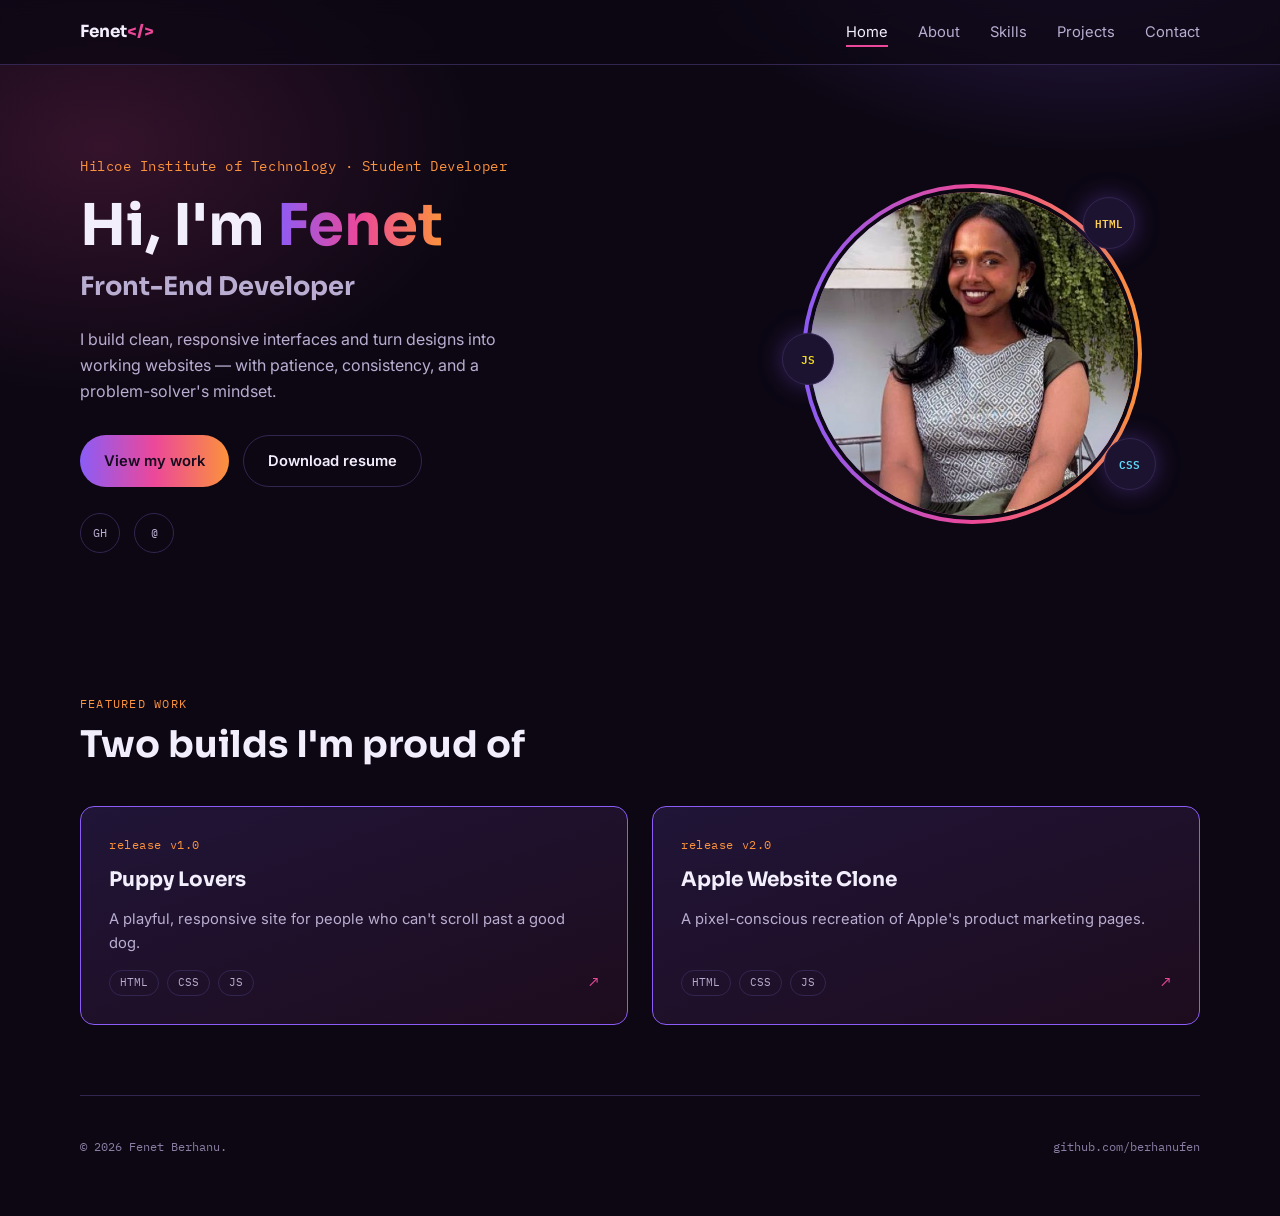
<file: index.html>
<!DOCTYPE html>
<html lang="en">
<head>
<meta charset="UTF-8" />
<meta name="viewport" content="width=device-width, initial-scale=1.0" />
<title>Fenet Berhanu — Front-End Developer</title>
<meta name="description" content="Portfolio of Fenet Berhanu, a front-end developer and student at Hilcoe Institute of Technology." />
<link rel="preconnect" href="https://fonts.googleapis.com">
<link rel="preconnect" href="https://fonts.gstatic.com" crossorigin>
<link href="https://fonts.googleapis.com/css2?family=IBM+Plex+Mono:wght@400;500&family=Inter:wght@400;500;600&family=Sora:wght@600;700&display=swap" rel="stylesheet">
<link rel="stylesheet" href="css/style.css" />
</head>
<body>

<header class="site-header">
  <nav class="nav wrap">
    <a class="nav__brand" href="index.html">Fenet<span>&lt;/&gt;</span></a>
    <button class="nav__toggle" aria-expanded="false" aria-label="Toggle menu">menu</button>
    <ul class="nav__links">
      <li><a href="index.html" aria-current="page">Home</a></li>
      <li><a href="about.html">About</a></li>
      <li><a href="skills.html">Skills</a></li>
      <li><a href="projects.html">Projects</a></li>
      <li><a href="contact.html">Contact</a></li>
    </ul>
  </nav>
</header>

<main>
  <section class="hero wrap">
    <div>
      <p class="hero__eyebrow">Hilcoe Institute of Technology · Student Developer</p>
      <h1>Hi, I'm <span class="grad-text">Fenet</span></h1>
      <p class="hero__role">Front-End Developer</p>
      <p class="hero__desc">I build clean, responsive interfaces and turn designs into working websites — with patience, consistency, and a problem-solver's mindset.</p>
      <div class="hero__actions">
        <a class="btn btn--primary" href="projects.html">View my work</a>
        <a class="btn" href="assets/Fenet_Berhanu_Resume.pdf" target="_blank" rel="noopener">Download resume</a>
      </div>
      <div class="hero__social">
        <a href="https://github.com/berhanufen" target="_blank" rel="noopener" aria-label="GitHub">GH</a>
        <a href="contact.html" aria-label="Contact">@</a>
      </div>
    </div>

    <div class="hero__portrait">
      <div class="hero__portrait-ring">
        <img src="assets/fenet.jpg" alt="Portrait of Fenet Berhanu" />
      </div>
      <div class="hero__badge hero__badge--1">HTML</div>
      <div class="hero__badge hero__badge--2">CSS</div>
      <div class="hero__badge hero__badge--3">JS</div>
    </div>
  </section>

  <section class="section wrap">
    <div class="section__head">
      <p class="section__label">Featured work</p>
      <h2>Two builds I'm proud of</h2>
    </div>
    <div class="project-grid">
      <a class="project-card project-card--featured" data-link="puppyLovers" href="#" target="_blank" rel="noopener">
        <span class="project-card__tag">release v1.0</span>
        <h3>Puppy Lovers</h3>
        <p>A playful, responsive site for people who can't scroll past a good dog.</p>
        <div class="project-card__meta">
          <div class="project-card__stack"><span class="chip">HTML</span><span class="chip">CSS</span><span class="chip">JS</span></div>
          <span class="project-card__arrow">↗</span>
        </div>
      </a>
      <a class="project-card project-card--featured" data-link="appleClone" href="#" target="_blank" rel="noopener">
        <span class="project-card__tag">release v2.0</span>
        <h3>Apple Website Clone</h3>
        <p>A pixel-conscious recreation of Apple's product marketing pages.</p>
        <div class="project-card__meta">
          <div class="project-card__stack"><span class="chip">HTML</span><span class="chip">CSS</span><span class="chip">JS</span></div>
          <span class="project-card__arrow">↗</span>
        </div>
      </a>
    </div>
  </section>
</main>

<footer class="site-footer wrap">
  <span>© 2026 Fenet Berhanu.</span>
  <a href="https://github.com/berhanufen" target="_blank" rel="noopener">github.com/berhanufen</a>
</footer>

<script src="js/script.js"></script>
</body>
</html>
</file>
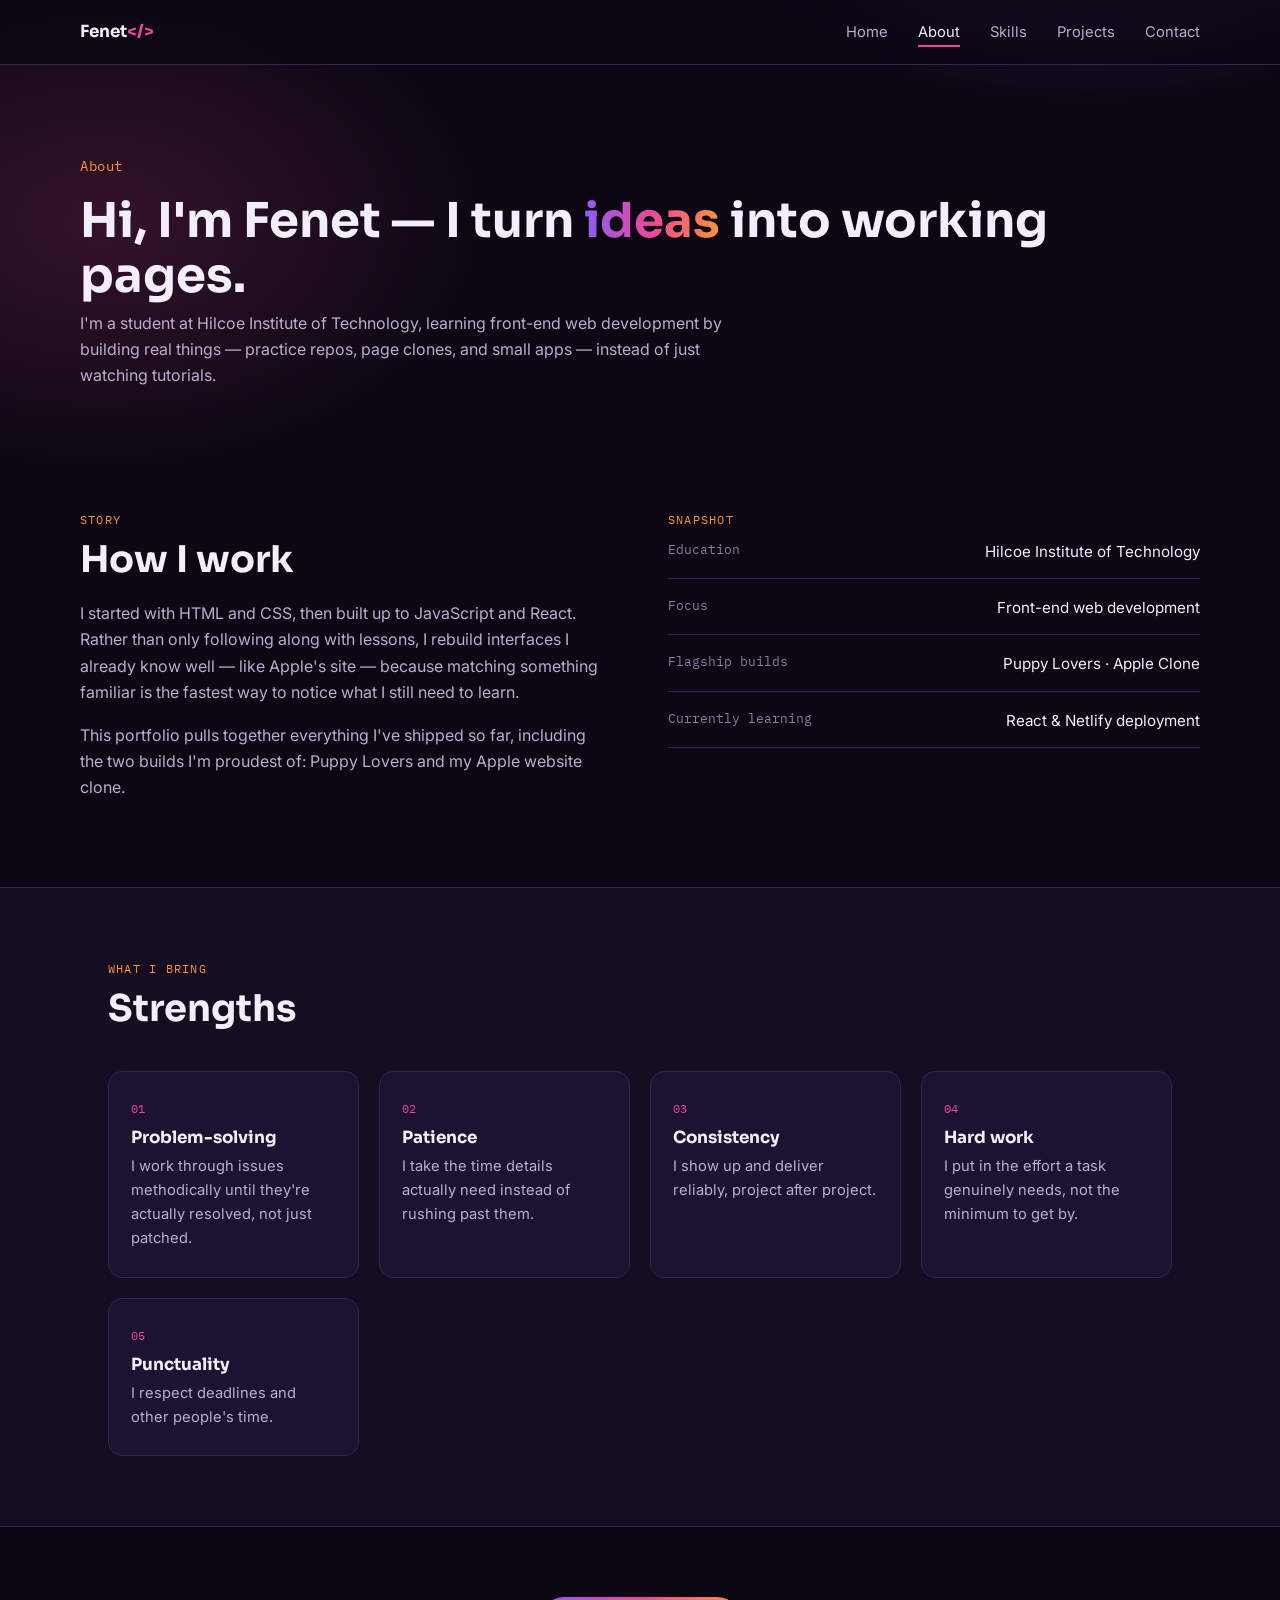
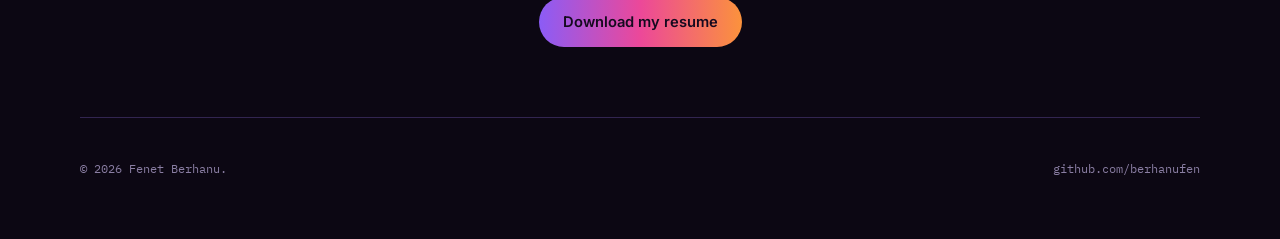
<file: about.html>
<!DOCTYPE html>
<html lang="en">
<head>
<meta charset="UTF-8" />
<meta name="viewport" content="width=device-width, initial-scale=1.0" />
<title>About — Fenet Berhanu</title>
<meta name="description" content="About Fenet Berhanu, a front-end developer and student at Hilcoe Institute of Technology." />
<link rel="preconnect" href="https://fonts.googleapis.com">
<link rel="preconnect" href="https://fonts.gstatic.com" crossorigin>
<link href="https://fonts.googleapis.com/css2?family=IBM+Plex+Mono:wght@400;500&family=Inter:wght@400;500;600&family=Sora:wght@600;700&display=swap" rel="stylesheet">
<link rel="stylesheet" href="css/style.css" />
</head>
<body>

<header class="site-header">
  <nav class="nav wrap">
    <a class="nav__brand" href="index.html">Fenet<span>&lt;/&gt;</span></a>
    <button class="nav__toggle" aria-expanded="false" aria-label="Toggle menu">menu</button>
    <ul class="nav__links">
      <li><a href="index.html">Home</a></li>
      <li><a href="about.html" aria-current="page">About</a></li>
      <li><a href="skills.html">Skills</a></li>
      <li><a href="projects.html">Projects</a></li>
      <li><a href="contact.html">Contact</a></li>
    </ul>
  </nav>
</header>

<main>
  <section class="hero wrap" style="grid-template-columns:1fr; padding-bottom:20px;">
    <div>
      <p class="hero__eyebrow">About</p>
      <h1 style="font-size:clamp(2rem,5vw,3rem);">Hi, I'm Fenet — I turn <span class="grad-text">ideas</span> into working pages.</h1>
      <p class="hero__desc" style="max-width:65ch;">I'm a student at Hilcoe Institute of Technology, learning front-end web development by building real things — practice repos, page clones, and small apps — instead of just watching tutorials.</p>
    </div>
  </section>

  <section class="section wrap">
    <div class="about-grid">
      <div>
        <p class="section__label">Story</p>
        <h2>How I work</h2>
        <p>I started with HTML and CSS, then built up to JavaScript and React. Rather than only following along with lessons, I rebuild interfaces I already know well — like Apple's site — because matching something familiar is the fastest way to notice what I still need to learn.</p>
        <p>This portfolio pulls together everything I've shipped so far, including the two builds I'm proudest of: Puppy Lovers and my Apple website clone.</p>
      </div>
      <div>
        <p class="section__label">Snapshot</p>
        <ul class="fact-list">
          <li><span class="k">Education</span><span class="v">Hilcoe Institute of Technology</span></li>
          <li><span class="k">Focus</span><span class="v">Front-end web development</span></li>
          <li><span class="k">Flagship builds</span><span class="v">Puppy Lovers · Apple Clone</span></li>
          <li><span class="k">Currently learning</span><span class="v">React &amp; Netlify deployment</span></li>
        </ul>
      </div>
    </div>
  </section>

  <section class="section section--alt">
    <div class="wrap">
      <div class="section__head">
        <p class="section__label">What I bring</p>
        <h2>Strengths</h2>
      </div>
      <div class="strengths-grid">
        <div class="strength-card">
          <span class="strength-card__num">01</span>
          <h3>Problem-solving</h3>
          <p>I work through issues methodically until they're actually resolved, not just patched.</p>
        </div>
        <div class="strength-card">
          <span class="strength-card__num">02</span>
          <h3>Patience</h3>
          <p>I take the time details actually need instead of rushing past them.</p>
        </div>
        <div class="strength-card">
          <span class="strength-card__num">03</span>
          <h3>Consistency</h3>
          <p>I show up and deliver reliably, project after project.</p>
        </div>
        <div class="strength-card">
          <span class="strength-card__num">04</span>
          <h3>Hard work</h3>
          <p>I put in the effort a task genuinely needs, not the minimum to get by.</p>
        </div>
        <div class="strength-card">
          <span class="strength-card__num">05</span>
          <h3>Punctuality</h3>
          <p>I respect deadlines and other people's time.</p>
        </div>
      </div>
    </div>
  </section>

  <section class="section wrap" style="text-align:center;">
    <a class="btn btn--primary" href="assets/Fenet_Berhanu_Resume.pdf" target="_blank" rel="noopener">Download my resume</a>
  </section>
</main>

<footer class="site-footer wrap">
  <span>© 2026 Fenet Berhanu.</span>
  <a href="https://github.com/berhanufen" target="_blank" rel="noopener">github.com/berhanufen</a>
</footer>

<script src="js/script.js"></script>
</body>
</html>
</file>
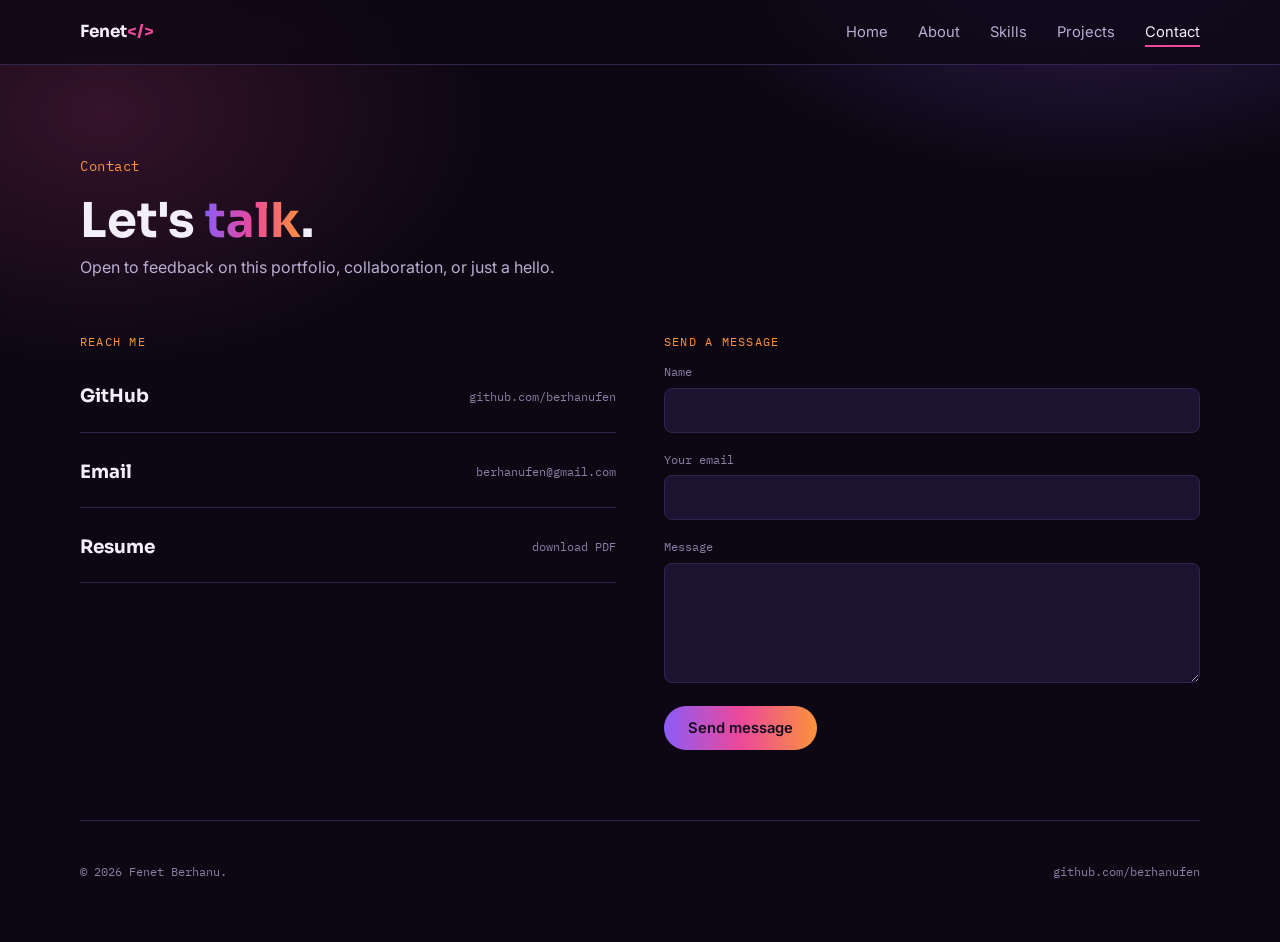
<file: contact.html>
<!DOCTYPE html>
<html lang="en">
<head>
<meta charset="UTF-8" />
<meta name="viewport" content="width=device-width, initial-scale=1.0" />
<title>Contact — Fenet Berhanu</title>
<meta name="description" content="Get in touch with Fenet Berhanu." />
<link rel="preconnect" href="https://fonts.googleapis.com">
<link rel="preconnect" href="https://fonts.gstatic.com" crossorigin>
<link href="https://fonts.googleapis.com/css2?family=IBM+Plex+Mono:wght@400;500&family=Inter:wght@400;500;600&family=Sora:wght@600;700&display=swap" rel="stylesheet">
<link rel="stylesheet" href="css/style.css" />
</head>
<body>

<header class="site-header">
  <nav class="nav wrap">
    <a class="nav__brand" href="index.html">Fenet<span>&lt;/&gt;</span></a>
    <button class="nav__toggle" aria-expanded="false" aria-label="Toggle menu">menu</button>
    <ul class="nav__links">
      <li><a href="index.html">Home</a></li>
      <li><a href="about.html">About</a></li>
      <li><a href="skills.html">Skills</a></li>
      <li><a href="projects.html">Projects</a></li>
      <li><a href="contact.html" aria-current="page">Contact</a></li>
    </ul>
  </nav>
</header>

<main>
  <section class="hero wrap" style="grid-template-columns:1fr; padding-bottom:20px;">
    <div>
      <p class="hero__eyebrow">Contact</p>
      <h1 style="font-size:clamp(2rem,5vw,3rem);">Let's <span class="grad-text">talk</span>.</h1>
      <p class="hero__desc" style="max-width:60ch;">Open to feedback on this portfolio, collaboration, or just a hello.</p>
    </div>
  </section>

  <section class="section wrap" style="padding-top:0;">
    <div class="contact-grid">
      <div>
        <p class="section__label">Reach me</p>
        <ul class="contact-list">
          <li>
            <a href="https://github.com/berhanufen" target="_blank" rel="noopener">
              GitHub <span>github.com/berhanufen</span>
            </a>
          </li>
          <li>
           <a href="mailto:berhanufen@gmail.com">
  Email <span>berhanufen@gmail.com</span>
</a>
          </li>
          <li>
            <a href="assets/Fenet_Berhanu_Resume.pdf" target="_blank" rel="noopener">
              Resume <span>download PDF</span>
            </a>
          </li>
        </ul>
        
      </div>

      <div>
        <p class="section__label">Send a message</p>
     <form class="form" action="mailto:berhanufen@gmail.com" method="post" enctype="text/plain">
          <div>
            <label for="name">Name</label>
            <input id="name" name="name" type="text" required />
          </div>
          <div>
            <label for="email">Your email</label>
            <input id="email" name="email" type="email" required />
          </div>
          <div>
            <label for="message">Message</label>
            <textarea id="message" name="message" required></textarea>
          </div>
          <button class="btn btn--primary" type="submit" style="align-self:flex-start;">Send message</button>
        </form>
      </div>
    </div>
  </section>
</main>

<footer class="site-footer wrap">
  <span>© 2026 Fenet Berhanu.</span>
  <a href="https://github.com/berhanufen" target="_blank" rel="noopener">github.com/berhanufen</a>
</footer>

<script src="js/script.js"></script>
</body>
</html>
</file>
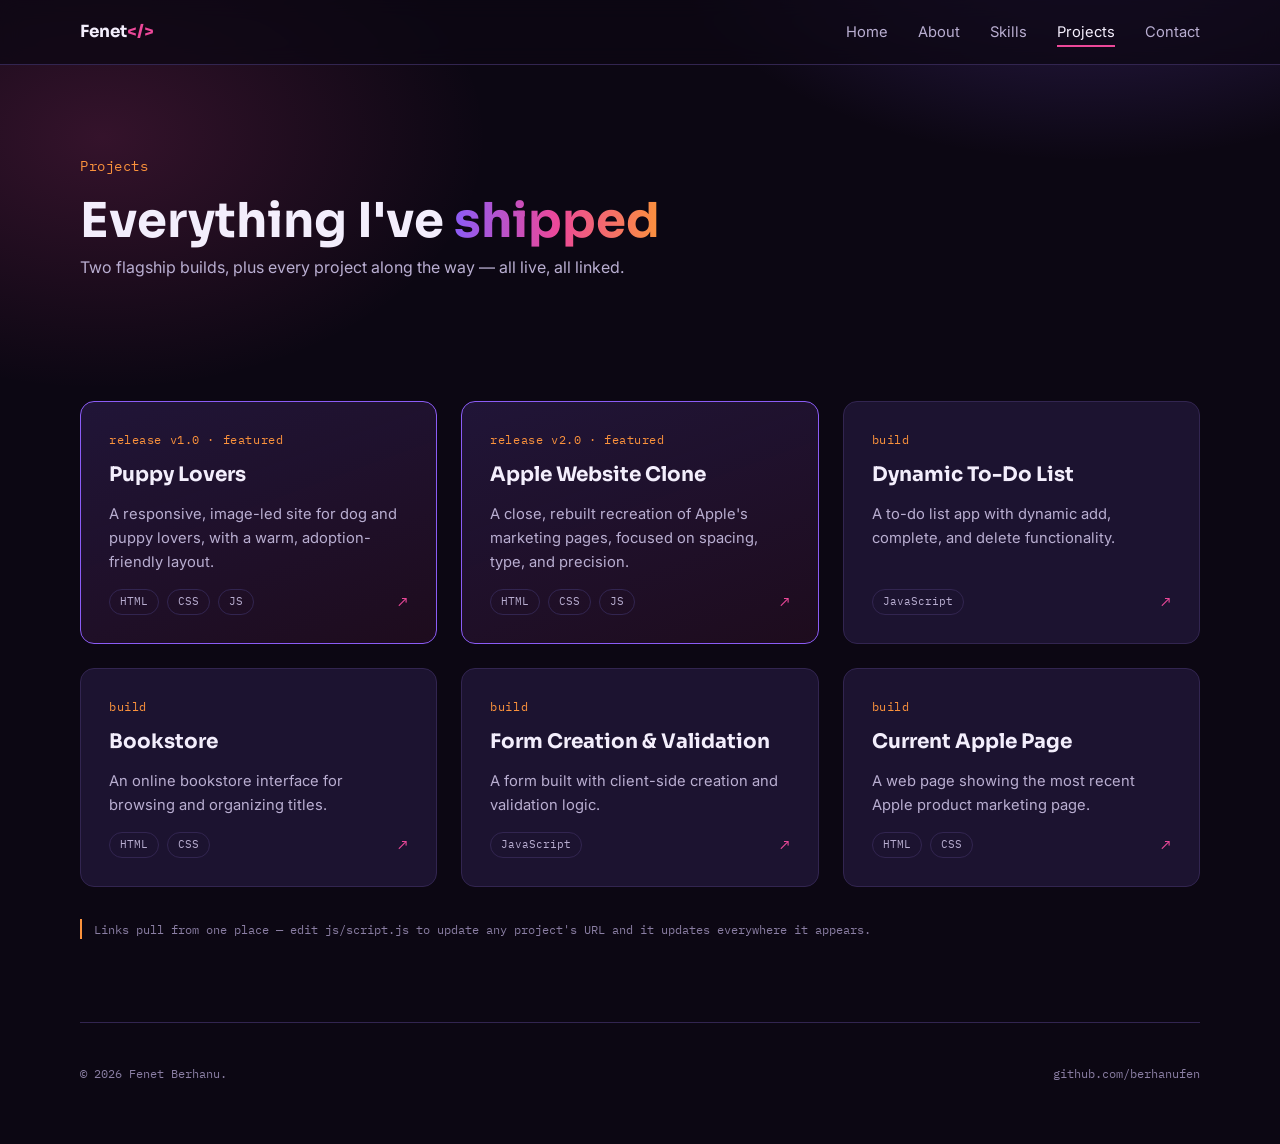
<file: projects.html>
<!DOCTYPE html>
<html lang="en">
<head>
<meta charset="UTF-8" />
<meta name="viewport" content="width=device-width, initial-scale=1.0" />
<title>Projects — Fenet Berhanu</title>
<meta name="description" content="Projects built by Fenet Berhanu, including Puppy Lovers and an Apple website clone." />
<link rel="preconnect" href="https://fonts.googleapis.com">
<link rel="preconnect" href="https://fonts.gstatic.com" crossorigin>
<link href="https://fonts.googleapis.com/css2?family=IBM+Plex+Mono:wght@400;500&family=Inter:wght@400;500;600&family=Sora:wght@600;700&display=swap" rel="stylesheet">
<link rel="stylesheet" href="css/style.css" />
</head>
<body>

<header class="site-header">
  <nav class="nav wrap">
    <a class="nav__brand" href="index.html">Fenet<span>&lt;/&gt;</span></a>
    <button class="nav__toggle" aria-expanded="false" aria-label="Toggle menu">menu</button>
    <ul class="nav__links">
      <li><a href="index.html">Home</a></li>
      <li><a href="about.html">About</a></li>
      <li><a href="skills.html">Skills</a></li>
      <li><a href="projects.html" aria-current="page">Projects</a></li>
      <li><a href="contact.html">Contact</a></li>
    </ul>
  </nav>
</header>

<main>
  <section class="hero wrap" style="grid-template-columns:1fr; padding-bottom:20px;">
    <div>
      <p class="hero__eyebrow">Projects</p>
      <h1 style="font-size:clamp(2rem,5vw,3rem);">Everything I've <span class="grad-text">shipped</span></h1>
      <p class="hero__desc" style="max-width:60ch;">Two flagship builds, plus every project along the way — all live, all linked.</p>
    </div>
  </section>

  <section class="section wrap">
    <div class="project-grid">

      <a class="project-card project-card--featured" data-link="puppyLovers" href="#" target="_blank" rel="noopener">
        <span class="project-card__tag">release v1.0 · featured</span>
        <h3>Puppy Lovers</h3>
        <p>A responsive, image-led site for dog and puppy lovers, with a warm, adoption-friendly layout.</p>
        <div class="project-card__meta">
          <div class="project-card__stack"><span class="chip">HTML</span><span class="chip">CSS</span><span class="chip">JS</span></div>
          <span class="project-card__arrow">↗</span>
        </div>
      </a>

      <a class="project-card project-card--featured" data-link="appleClone" href="#" target="_blank" rel="noopener">
        <span class="project-card__tag">release v2.0 · featured</span>
        <h3>Apple Website Clone</h3>
        <p>A close, rebuilt recreation of Apple's marketing pages, focused on spacing, type, and precision.</p>
        <div class="project-card__meta">
          <div class="project-card__stack"><span class="chip">HTML</span><span class="chip">CSS</span><span class="chip">JS</span></div>
          <span class="project-card__arrow">↗</span>
        </div>
      </a>

      <a class="project-card" data-link="todoList" href="#" target="_blank" rel="noopener">
        <span class="project-card__tag">build</span>
        <h3>Dynamic To-Do List</h3>
        <p>A to-do list app with dynamic add, complete, and delete functionality.</p>
        <div class="project-card__meta">
          <div class="project-card__stack"><span class="chip">JavaScript</span></div>
          <span class="project-card__arrow">↗</span>
        </div>
      </a>

      <a class="project-card" data-link="bookstore" href="#" target="_blank" rel="noopener">
        <span class="project-card__tag">build</span>
        <h3>Bookstore</h3>
        <p>An online bookstore interface for browsing and organizing titles.</p>
        <div class="project-card__meta">
          <div class="project-card__stack"><span class="chip">HTML</span><span class="chip">CSS</span></div>
          <span class="project-card__arrow">↗</span>
        </div>
      </a>

      <a class="project-card" data-link="formValidation" href="#" target="_blank" rel="noopener">
        <span class="project-card__tag">build</span>
        <h3>Form Creation &amp; Validation</h3>
        <p>A form built with client-side creation and validation logic.</p>
        <div class="project-card__meta">
          <div class="project-card__stack"><span class="chip">JavaScript</span></div>
          <span class="project-card__arrow">↗</span>
        </div>
      </a>

      <a class="project-card" data-link="Current-Apple-Page" href="#" target="_blank" rel="noopener">
        <span class="project-card__tag">build</span>
        <h3>Current Apple Page</h3>
        <p>A web page showing the most recent Apple product marketing page.</p>
        <div class="project-card__meta">
          <div class="project-card__stack"><span class="chip">HTML</span><span class="chip">CSS</span></div>
          <span class="project-card__arrow">↗</span>
        </div>
      </a>
      

    </div>

    <p class="note" style="margin-top:32px;">Links pull from one place — edit js/script.js to update any project's URL and it updates everywhere it appears.</p>
  </section>
</main>

<footer class="site-footer wrap">
  <span>© 2026 Fenet Berhanu.</span>
  <a href="https://github.com/berhanufen" target="_blank" rel="noopener">github.com/berhanufen</a>
</footer>

<script src="js/script.js"></script>
</body>
</html>
</file>
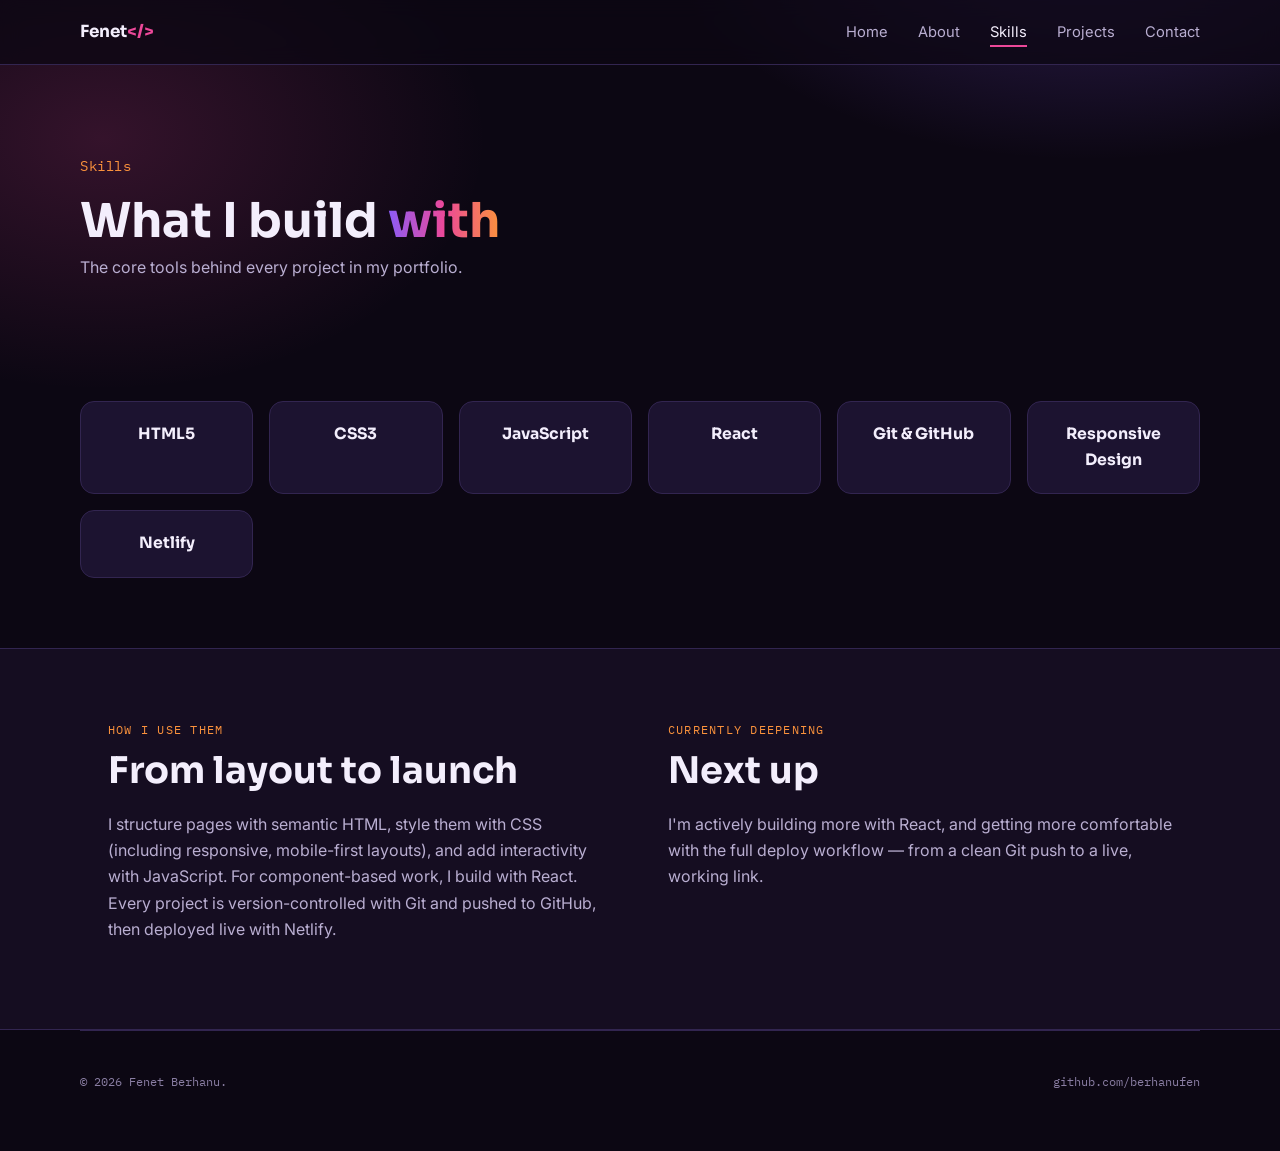
<file: skills.html>
<!DOCTYPE html>
<html lang="en">
<head>
<meta charset="UTF-8" />
<meta name="viewport" content="width=device-width, initial-scale=1.0" />
<title>Skills — Fenet Berhanu</title>
<meta name="description" content="Skills and tools used by Fenet Berhanu, a front-end developer." />
<link rel="preconnect" href="https://fonts.googleapis.com">
<link rel="preconnect" href="https://fonts.gstatic.com" crossorigin>
<link href="https://fonts.googleapis.com/css2?family=IBM+Plex+Mono:wght@400;500&family=Inter:wght@400;500;600&family=Sora:wght@600;700&display=swap" rel="stylesheet">
<link rel="stylesheet" href="css/style.css" />
</head>
<body>

<header class="site-header">
  <nav class="nav wrap">
    <a class="nav__brand" href="index.html">Fenet<span>&lt;/&gt;</span></a>
    <button class="nav__toggle" aria-expanded="false" aria-label="Toggle menu">menu</button>
    <ul class="nav__links">
      <li><a href="index.html">Home</a></li>
      <li><a href="about.html">About</a></li>
      <li><a href="skills.html" aria-current="page">Skills</a></li>
      <li><a href="projects.html">Projects</a></li>
      <li><a href="contact.html">Contact</a></li>
    </ul>
  </nav>
</header>

<main>
  <section class="hero wrap" style="grid-template-columns:1fr; padding-bottom:20px;">
    <div>
      <p class="hero__eyebrow">Skills</p>
      <h1 style="font-size:clamp(2rem,5vw,3rem);">What I build <span class="grad-text">with</span></h1>
      <p class="hero__desc" style="max-width:60ch;">The core tools behind every project in my portfolio.</p>
    </div>
  </section>

  <section class="section wrap">
    <div class="skills-grid">
      <div class="skill-card"><div class="skill-card__label">HTML5</div></div>
      <div class="skill-card"><div class="skill-card__label">CSS3</div></div>
      <div class="skill-card"><div class="skill-card__label">JavaScript</div></div>
      <div class="skill-card"><div class="skill-card__label">React</div></div>
      <div class="skill-card"><div class="skill-card__label">Git &amp; GitHub</div></div>
      <div class="skill-card"><div class="skill-card__label">Responsive Design</div></div>
      <div class="skill-card"><div class="skill-card__label">Netlify</div></div>
    </div>
  </section>

  <section class="section section--alt">
    <div class="wrap about-grid">
      <div>
        <p class="section__label">How I use them</p>
        <h2>From layout to launch</h2>
        <p>I structure pages with semantic HTML, style them with CSS (including responsive, mobile-first layouts), and add interactivity with JavaScript. For component-based work, I build with React. Every project is version-controlled with Git and pushed to GitHub, then deployed live with Netlify.</p>
      </div>
      <div>
        <p class="section__label">Currently deepening</p>
        <h2>Next up</h2>
        <p>I'm actively building more with React, and getting more comfortable with the full deploy workflow — from a clean Git push to a live, working link.</p>
      </div>
    </div>
  </section>
</main>

<footer class="site-footer wrap">
  <span>© 2026 Fenet Berhanu.</span>
  <a href="https://github.com/berhanufen" target="_blank" rel="noopener">github.com/berhanufen</a>
</footer>

<script src="js/script.js"></script>
</body>
</html>
</file>
<file: css/style.css>
/* ============================================
   Fenet Berhanu — Portfolio v2
   Dark, glow-accented, front-end-developer theme.
   ============================================ */

:root {
  --bg-0: #0c0713;
  --bg-1: #150d21;
  --bg-2: #1c1230;
  --surface: #1c1330;
  --surface-line: #322550;
  --text: #f3eefc;
  --text-dim: #b9aed1;
  --text-mute: #8a7ea3;

  --violet: #8b5cf6;
  --magenta: #ec4899;
  --orange: #fb923c;
  --grad: linear-gradient(90deg, var(--violet), var(--magenta), var(--orange));

  --font-display: "Sora", sans-serif;
  --font-body: "Inter", sans-serif;
  --font-mono: "IBM Plex Mono", monospace;

  --maxw: 1120px;
  --radius: 14px;
}

* { box-sizing: border-box; }
html { scroll-behavior: smooth; }

@media (prefers-reduced-motion: reduce) {
  html { scroll-behavior: auto; }
  *, *::before, *::after {
    animation-duration: 0.01ms !important;
    animation-iteration-count: 1 !important;
    transition-duration: 0.01ms !important;
  }
}

body {
  margin: 0;
  background: var(--bg-0);
  background-image:
    radial-gradient(720px 420px at 85% -8%, rgba(139, 92, 246, 0.30), transparent 60%),
    radial-gradient(640px 420px at 8% 12%, rgba(236, 72, 153, 0.18), transparent 60%);
  background-repeat: no-repeat;
  color: var(--text);
  font-family: var(--font-body);
  line-height: 1.65;
  -webkit-font-smoothing: antialiased;
}

a { color: inherit; }
p { color: var(--text-dim); margin: 0 0 1em; }

h1, h2, h3, h4 {
  font-family: var(--font-display);
  font-weight: 700;
  color: var(--text);
  line-height: 1.15;
  margin: 0 0 0.5em;
}

.wrap {
  max-width: var(--maxw);
  margin: 0 auto;
  padding: 0 28px;
}

.grad-text {
  background: var(--grad);
  -webkit-background-clip: text;
  background-clip: text;
  color: transparent;
}

a:focus-visible,
button:focus-visible {
  outline: 2px solid var(--magenta);
  outline-offset: 3px;
}

/* ---------- Nav ---------- */
.site-header {
  position: sticky;
  top: 0;
  z-index: 30;
  background: rgba(12, 7, 19, 0.75);
  backdrop-filter: blur(10px);
  border-bottom: 1px solid var(--surface-line);
}

.nav {
  display: flex;
  align-items: center;
  justify-content: space-between;
  padding: 18px 0;
}

.nav__brand {
  font-family: var(--font-display);
  font-weight: 700;
  font-size: 1.05rem;
  text-decoration: none;
}

.nav__brand span { color: var(--magenta); }

.nav__links {
  display: flex;
  gap: 30px;
  list-style: none;
  margin: 0;
  padding: 0;
  font-size: 0.92rem;
}

.nav__links a {
  text-decoration: none;
  color: var(--text-dim);
  padding-bottom: 4px;
  border-bottom: 2px solid transparent;
  transition: color 0.15s ease, border-color 0.15s ease;
}

.nav__links a:hover,
.nav__links a[aria-current="page"] {
  color: var(--text);
  border-color: var(--magenta);
}

.nav__toggle {
  display: none;
}

@media (max-width: 680px) {
  .nav__links {
    display: none;
    position: absolute;
    top: 100%;
    left: 0;
    right: 0;
    flex-direction: column;
    background: var(--bg-1);
    border-bottom: 1px solid var(--surface-line);
    padding: 16px 28px 22px;
    gap: 16px;
  }
  .nav__links.is-open { display: flex; }
  .nav__toggle {
    display: inline-flex;
    background: none;
    border: 1px solid var(--surface-line);
    border-radius: 8px;
    padding: 6px 12px;
    color: var(--text);
    font-size: 0.85rem;
    cursor: pointer;
  }
}

/* ---------- Buttons ---------- */
.btn {
  display: inline-flex;
  align-items: center;
  gap: 8px;
  font-family: var(--font-body);
  font-weight: 600;
  font-size: 0.92rem;
  text-decoration: none;
  padding: 13px 24px;
  border-radius: 999px;
  border: 1px solid var(--surface-line);
  color: var(--text);
  background: transparent;
  cursor: pointer;
  transition: transform 0.15s ease, border-color 0.15s ease, background 0.15s ease;
}

.btn:hover { transform: translateY(-2px); border-color: var(--violet); }

.btn--primary {
  background: var(--grad);
  border: none;
  color: #150a1f;
}

.btn--primary:hover { filter: brightness(1.08); }

/* ---------- Hero ---------- */
.hero {
  padding: 90px 0 70px;
  display: grid;
  grid-template-columns: 1.15fr 0.85fr;
  gap: 48px;
  align-items: center;
}

@media (max-width: 820px) {
  .hero { grid-template-columns: 1fr; padding-top: 56px; }
  .hero__portrait { order: -1; }
}

.hero__eyebrow {
  font-family: var(--font-mono);
  font-size: 0.85rem;
  color: var(--orange);
  letter-spacing: 0.04em;
  margin-bottom: 16px;
}

.hero h1 {
  font-size: clamp(2.4rem, 5.4vw, 3.6rem);
  margin-bottom: 6px;
}

.hero__role {
  font-size: clamp(1.2rem, 2.6vw, 1.6rem);
  font-family: var(--font-display);
  font-weight: 700;
  margin-bottom: 18px;
}

.hero__desc { max-width: 46ch; margin-bottom: 30px; }

.hero__actions {
  display: flex;
  flex-wrap: wrap;
  gap: 14px;
  margin-bottom: 26px;
}

.hero__social {
  display: flex;
  gap: 14px;
}

.hero__social a {
  width: 40px;
  height: 40px;
  border-radius: 50%;
  border: 1px solid var(--surface-line);
  display: flex;
  align-items: center;
  justify-content: center;
  text-decoration: none;
  color: var(--text-dim);
  font-family: var(--font-mono);
  font-size: 0.75rem;
  transition: border-color 0.15s ease, color 0.15s ease;
}

.hero__social a:hover { border-color: var(--magenta); color: var(--text); }

.hero__portrait {
  position: relative;
  justify-self: center;
}

.hero__portrait-ring {
  width: min(340px, 78vw);
  height: min(340px, 78vw);
  border-radius: 50%;
  padding: 4px;
  background: var(--grad);
  position: relative;
}

.hero__portrait-ring img {
  width: 100%;
  height: 100%;
  border-radius: 50%;
  object-fit: cover;
  display: block;
  border: 4px solid var(--bg-0);
}

.hero__badge {
  position: absolute;
  width: 52px;
  height: 52px;
  border-radius: 50%;
  background: var(--surface);
  border: 1px solid var(--surface-line);
  display: flex;
  align-items: center;
  justify-content: center;
  font-family: var(--font-mono);
  font-size: 0.7rem;
  font-weight: 600;
  box-shadow: 0 0 24px rgba(139, 92, 246, 0.35);
}

.hero__badge--1 { top: 4%; right: 2%; color: #ffce54; }
.hero__badge--2 { bottom: 10%; right: -4%; color: #61dafb; }
.hero__badge--3 { top: 44%; left: -6%; color: #f7df1e; }

/* ---------- Section shell ---------- */
.section { padding: 70px 0; }
.section--alt { background: var(--bg-1); border-top: 1px solid var(--surface-line); border-bottom: 1px solid var(--surface-line); }

.section__head { margin-bottom: 40px; }

.section__label {
  font-family: var(--font-mono);
  font-size: 0.78rem;
  color: var(--orange);
  text-transform: uppercase;
  letter-spacing: 0.1em;
  margin-bottom: 10px;
}

.section h2 { font-size: clamp(1.6rem, 3.4vw, 2.3rem); }
.section__intro { max-width: 60ch; }

/* ---------- Skills ---------- */
.skills-grid {
  display: grid;
  grid-template-columns: repeat(auto-fit, minmax(150px, 1fr));
  gap: 16px;
}

.skill-card {
  background: var(--surface);
  border: 1px solid var(--surface-line);
  border-radius: var(--radius);
  padding: 20px;
  text-align: center;
  transition: transform 0.15s ease, border-color 0.15s ease;
}

.skill-card:hover { transform: translateY(-4px); border-color: var(--violet); }

.skill-card__label {
  font-family: var(--font-display);
  font-weight: 700;
  font-size: 0.98rem;
  color: var(--text);
}

/* ---------- Strengths ---------- */
.strengths-grid {
  display: grid;
  grid-template-columns: repeat(auto-fit, minmax(200px, 1fr));
  gap: 20px;
}

.strength-card {
  background: var(--surface);
  border: 1px solid var(--surface-line);
  border-radius: var(--radius);
  padding: 26px 22px;
}

.strength-card__num {
  font-family: var(--font-mono);
  font-size: 0.78rem;
  color: var(--magenta);
  margin-bottom: 10px;
  display: block;
}

.strength-card h3 { font-size: 1.05rem; margin-bottom: 6px; }
.strength-card p { font-size: 0.92rem; margin: 0; }

/* ---------- Project cards ---------- */
.project-grid {
  display: grid;
  grid-template-columns: repeat(auto-fit, minmax(280px, 1fr));
  gap: 24px;
}

.project-card {
  background: var(--surface);
  border: 1px solid var(--surface-line);
  border-radius: var(--radius);
  padding: 28px;
  text-decoration: none;
  display: flex;
  flex-direction: column;
  gap: 14px;
  position: relative;
  transition: transform 0.18s ease, border-color 0.18s ease;
}

.project-card:hover {
  transform: translateY(-5px);
  border-color: var(--violet);
}

.project-card--featured {
  background: linear-gradient(160deg, rgba(139, 92, 246, 0.16), rgba(236, 72, 153, 0.08));
  border-color: var(--violet);
}

.project-card__tag {
  font-family: var(--font-mono);
  font-size: 0.72rem;
  color: var(--orange);
  letter-spacing: 0.05em;
}

.project-card h3 { font-size: 1.25rem; margin-bottom: 2px; }
.project-card p { font-size: 0.92rem; margin: 0; }

.project-card__meta {
  margin-top: auto;
  display: flex;
  justify-content: space-between;
  align-items: center;
}

.project-card__stack {
  display: flex;
  gap: 8px;
  flex-wrap: wrap;
  font-family: var(--font-mono);
  font-size: 0.68rem;
}

.chip {
  border: 1px solid var(--surface-line);
  color: var(--text-dim);
  padding: 3px 10px;
  border-radius: 999px;
}

.project-card__arrow {
  font-family: var(--font-mono);
  color: var(--magenta);
  font-size: 1rem;
}

/* ---------- Timeline (about) ---------- */
.about-grid {
  display: grid;
  grid-template-columns: 1fr 1fr;
  gap: 56px;
  align-items: start;
}

@media (max-width: 780px) {
  .about-grid { grid-template-columns: 1fr; }
}

.fact-list {
  list-style: none;
  padding: 0;
  margin: 0;
  display: flex;
  flex-direction: column;
  gap: 16px;
}

.fact-list li {
  border-bottom: 1px solid var(--surface-line);
  padding-bottom: 14px;
  display: flex;
  justify-content: space-between;
  gap: 20px;
  font-size: 0.95rem;
}

.fact-list .k {
  font-family: var(--font-mono);
  color: var(--text-mute);
  font-size: 0.82rem;
}

.fact-list .v { color: var(--text); text-align: right; }

/* ---------- Contact ---------- */
.contact-grid {
  display: grid;
  grid-template-columns: 1fr 1fr;
  gap: 48px;
}

@media (max-width: 780px) {
  .contact-grid { grid-template-columns: 1fr; }
}

.contact-list {
  list-style: none;
  padding: 0;
  margin: 0;
  display: flex;
  flex-direction: column;
  gap: 4px;
}

.contact-list a {
  display: flex;
  justify-content: space-between;
  align-items: center;
  text-decoration: none;
  padding: 20px 0;
  border-bottom: 1px solid var(--surface-line);
  font-family: var(--font-display);
  font-weight: 700;
  font-size: 1.15rem;
  color: var(--text);
}

.contact-list a span {
  font-family: var(--font-mono);
  font-size: 0.75rem;
  color: var(--text-mute);
  font-weight: 400;
}

.contact-list a:hover { color: var(--magenta); }

.form {
  display: flex;
  flex-direction: column;
  gap: 16px;
}

.form label {
  font-family: var(--font-mono);
  font-size: 0.78rem;
  color: var(--text-mute);
  display: block;
  margin-bottom: 6px;
}

.form input,
.form textarea {
  width: 100%;
  border: 1px solid var(--surface-line);
  background: var(--surface);
  border-radius: 8px;
  padding: 12px 14px;
  font-family: var(--font-body);
  font-size: 0.95rem;
  color: var(--text);
}

.form input:focus,
.form textarea:focus {
  outline: 2px solid var(--magenta);
  outline-offset: 1px;
}

.form textarea { resize: vertical; min-height: 120px; }

.note {
  font-family: var(--font-mono);
  font-size: 0.78rem;
  color: var(--text-mute);
  border-left: 2px solid var(--orange);
  padding-left: 12px;
}

/* ---------- Footer ---------- */
.site-footer {
  padding: 40px 0 60px;
  display: flex;
  justify-content: space-between;
  align-items: center;
  flex-wrap: wrap;
  gap: 12px;
  border-top: 1px solid var(--surface-line);
}

.site-footer,
.site-footer a { font-family: var(--font-mono); font-size: 0.78rem; color: var(--text-mute); }

.site-footer a { text-decoration: none; }
.site-footer a:hover { color: var(--magenta); }
</file>
